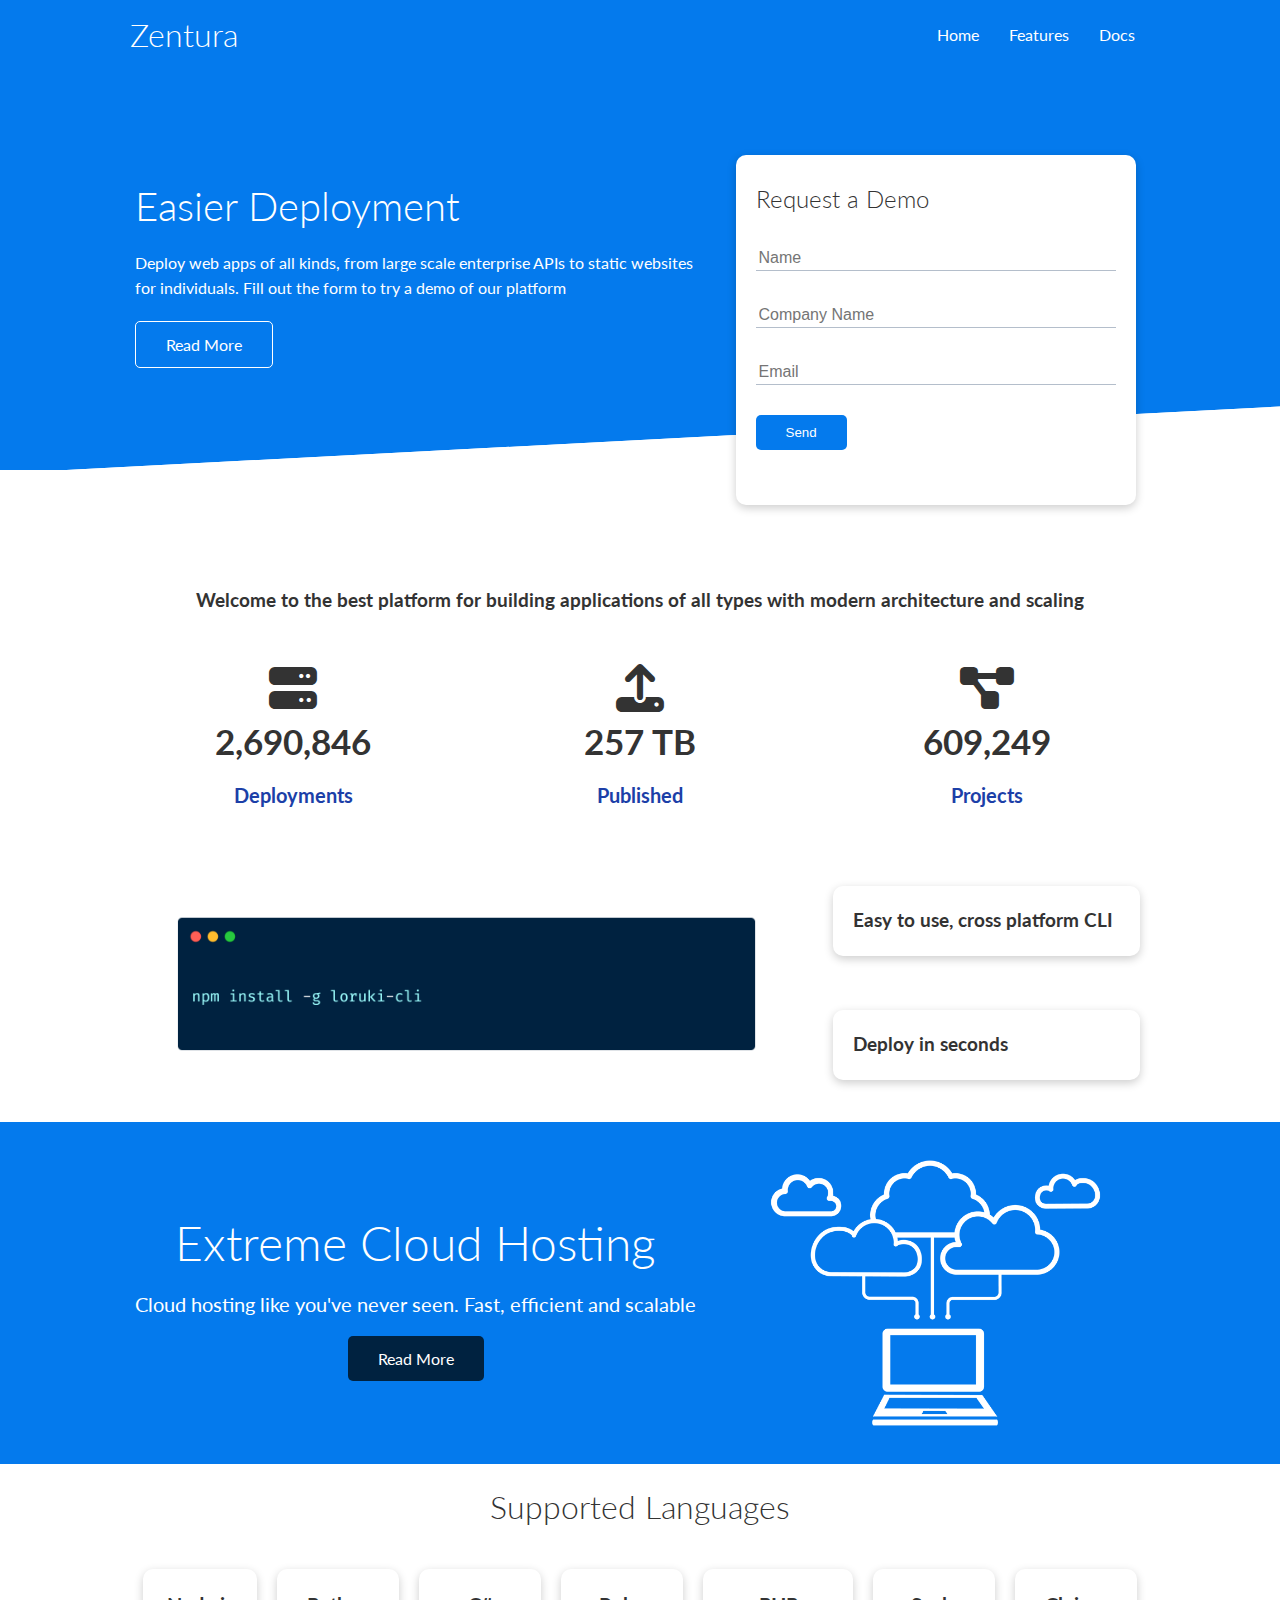
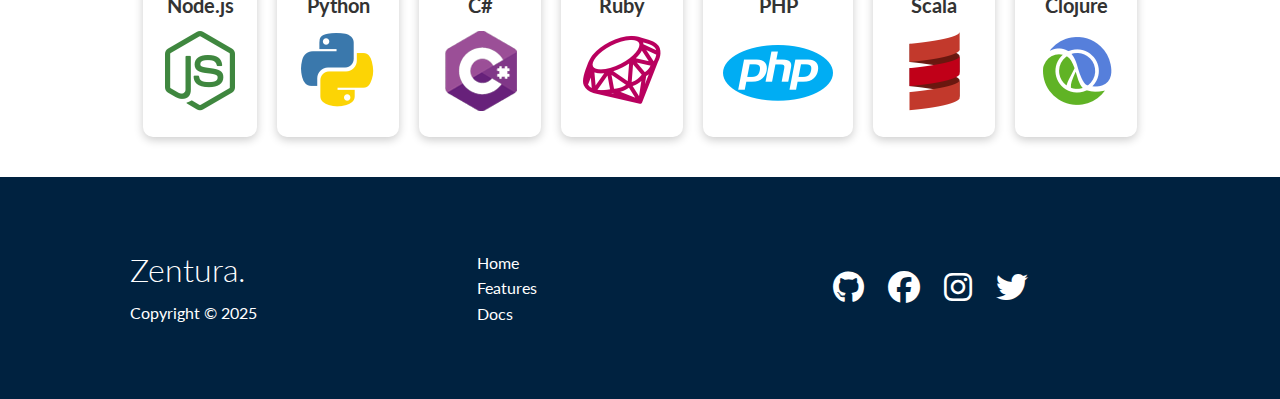
<file: index.html>
<!DOCTYPE html>
<html lang="en">
<head>
    <meta charset="UTF-8">
    <meta name="viewport" content="width=device-width, initial-scale=1.0">
    <link rel="stylesheet" href="./css/style.css">
    <link rel="stylesheet" href="./css/utilities.css">
    <link rel="stylesheet" href="https://cdnjs.cloudflare.com/ajax/libs/font-awesome/6.7.2/css/all.min.css" integrity="sha512-Evv84Mr4kqVGRNSgIGL/F/aIDqQb7xQ2vcrdIwxfjThSH8CSR7PBEakCr51Ck+w+/U6swU2Im1vVX0SVk9ABhg==" crossorigin="anonymous" referrerpolicy="no-referrer" />
    <title>Zentura | Cloud Hosting For Everyone</title>
</head>
<body>

    <!-- NavBar -->

    <div class="navbar">
        <div class="container flex">
            <h1 class="logo">
                Zentura
            </h1>
            <nav>
                <ul>
                    <li><a href="index.html">Home</a></li>
                    <li><a href="features.html">Features</a></li>
                    <li><a href="docs.html">Docs</a></li>
                </ul>
            </nav>
        </div>   
    </div>

    <!-- Showcase -->
    <section class="showcase">
        <div class="container grid">
            <div class="showcase-text">
                <h1>Easier Deployment</h1>
                <p>Deploy web apps of all kinds, from large scale enterprise APIs to static websites for individuals. Fill out the form to try a demo of our platform</p>
                <a href="features.html" class="btn btn-outline">Read More</a>
            </div>

             <div class="showcase-form card">
                    <h2>Request a Demo</h2>
                    <form>
                        <div class="form-control">
                            <input type="text" name="name" placeholder="Name" required>
                        </div>
                        <div class="form-control">
                            <input type="text" name="company" placeholder="Company Name" required>
                        </div>
                        <div class="form-control">
                            <input type="email" name="email" placeholder="Email" required>
                        </div>
                        <input type="submit" value="Send" class="btn btn-primary">
                    </form>
                </div>
        </div>

    </section>

      <!-- Stats -->
    <section class="stats">
        <div class="container">
            <h3 class="stats-heading text-center my-1">
                Welcome to the best platform for building applications of all types with modern architecture and scaling
            </h3>

            <div class="grid grid-3 text-center my-4">
                <div>
                    <i class="fas fa-server fa-3x"></i>
                    <h3 class="counter" data-target="10349405">0</h3>
                    <p class="text-secondary">Deployments</p>
                </div>
                <div>
                    <i class="fas fa-upload fa-3x"></i>
                   <h3 class="counter" data-target="987" data-suffix=" TB">0</h3>
                    <p class="text-secondary">Published</p>
                </div>
                <div>
                    <i class="fas fa-project-diagram fa-3x"></i>
                    <h3 class="counter" data-target="2343265">0</h3>
                    <p class="text-secondary">Projects</p>
                </div>
            </div>
        </div>
    </section>

     <!-- Cli -->
    <section class="cli">
        <div class="container grid">
            <img src="images/cli.png" alt="">
            <div class="card">
                <h3>Easy to use, cross platform CLI</h3>
            </div>
            <div class="card">
                <h3>Deploy in seconds</h3>
            </div>
        </div>
    </section>

    <!-- Cloud -->
    <section class="cloud bg-primary my-2 py-2">
        <div class="container grid">
            <div class="text-center">
                <h2 class="lg">Extreme Cloud Hosting</h2>
                <p class="lead my-1">Cloud hosting like you've never seen. Fast, efficient and scalable</p>
                <a href="features.html" class="btn btn-dark">Read More</a>
            </div>
            <img src="images/cloud.png" alt="">
        </div>
    </section>

        <!-- Languages -->
    <section class="languages">
        <h2 class="md text-center my-2">
            Supported Languages
        </h2>
        <div class="container flex">
            <div class="card">
                <h4>Node.js</h4>
                <img src="images/logos/node.png" alt="">
            </div>
            <div class="card">
                <h4>Python</h4>
                <img src="images/logos/python.png" alt="">
              </div>
              <div class="card">
                <h4>C#</h4>
                <img src="images/logos/csharp.png" alt="">
              </div>
              <div class="card">
                <h4>Ruby</h4>
                <img src="images/logos/ruby.png" alt="">
              </div>
              <div class="card">
                <h4>PHP</h4>
                <img src="images/logos/php.png" alt="">
              </div>
              <div class="card">
                <h4>Scala</h4>
                <img src="images/logos/scala.png" alt="">
              </div>
              <div class="card">
                <h4>Clojure</h4>
                <img src="images/logos/clojure.png" alt="">
              </div>
        </div>
    </section>

    <!-- Footer -->
    <footer class="footer bg-dark py-5">
        <div class="container grid grid-3">
            <div>
                <h1>Zentura.
                </h1>
                <p>Copyright &copy; 2025</p>
            </div>
            <nav>
                <ul>
                    <li><a href="index.html">Home</a></li>
                    <li><a href="features.html">Features</a></li>
                    <li><a href="docs.html">Docs</a></li>
                </ul>
            </nav>
            <div class="social">
                <a href="#"><i class="fab fa-github fa-2x"></i></a>
                <a href="#"><i class="fab fa-facebook fa-2x"></i></a>
                <a href="#"><i class="fab fa-instagram fa-2x"></i></a>
                <a href="#"><i class="fab fa-twitter fa-2x"></i></a>
            </div>
        </div>
    </footer>


   <script>
  const counters = document.querySelectorAll('.counter');

  counters.forEach(counter => {
    const target = +counter.getAttribute('data-target');
    const suffix = counter.getAttribute('data-suffix') || '';
    let count = 0;
    const increment = target / 200;

    const updateCounter = () => {
      count += increment;
      if (count < target) {
        counter.innerText = Math.ceil(count).toLocaleString() + suffix;
        requestAnimationFrame(updateCounter);
      } else {
        counter.innerText = target.toLocaleString() + suffix;
      }
    };

    updateCounter();
  });
</script>


</body>
</html>
</file>
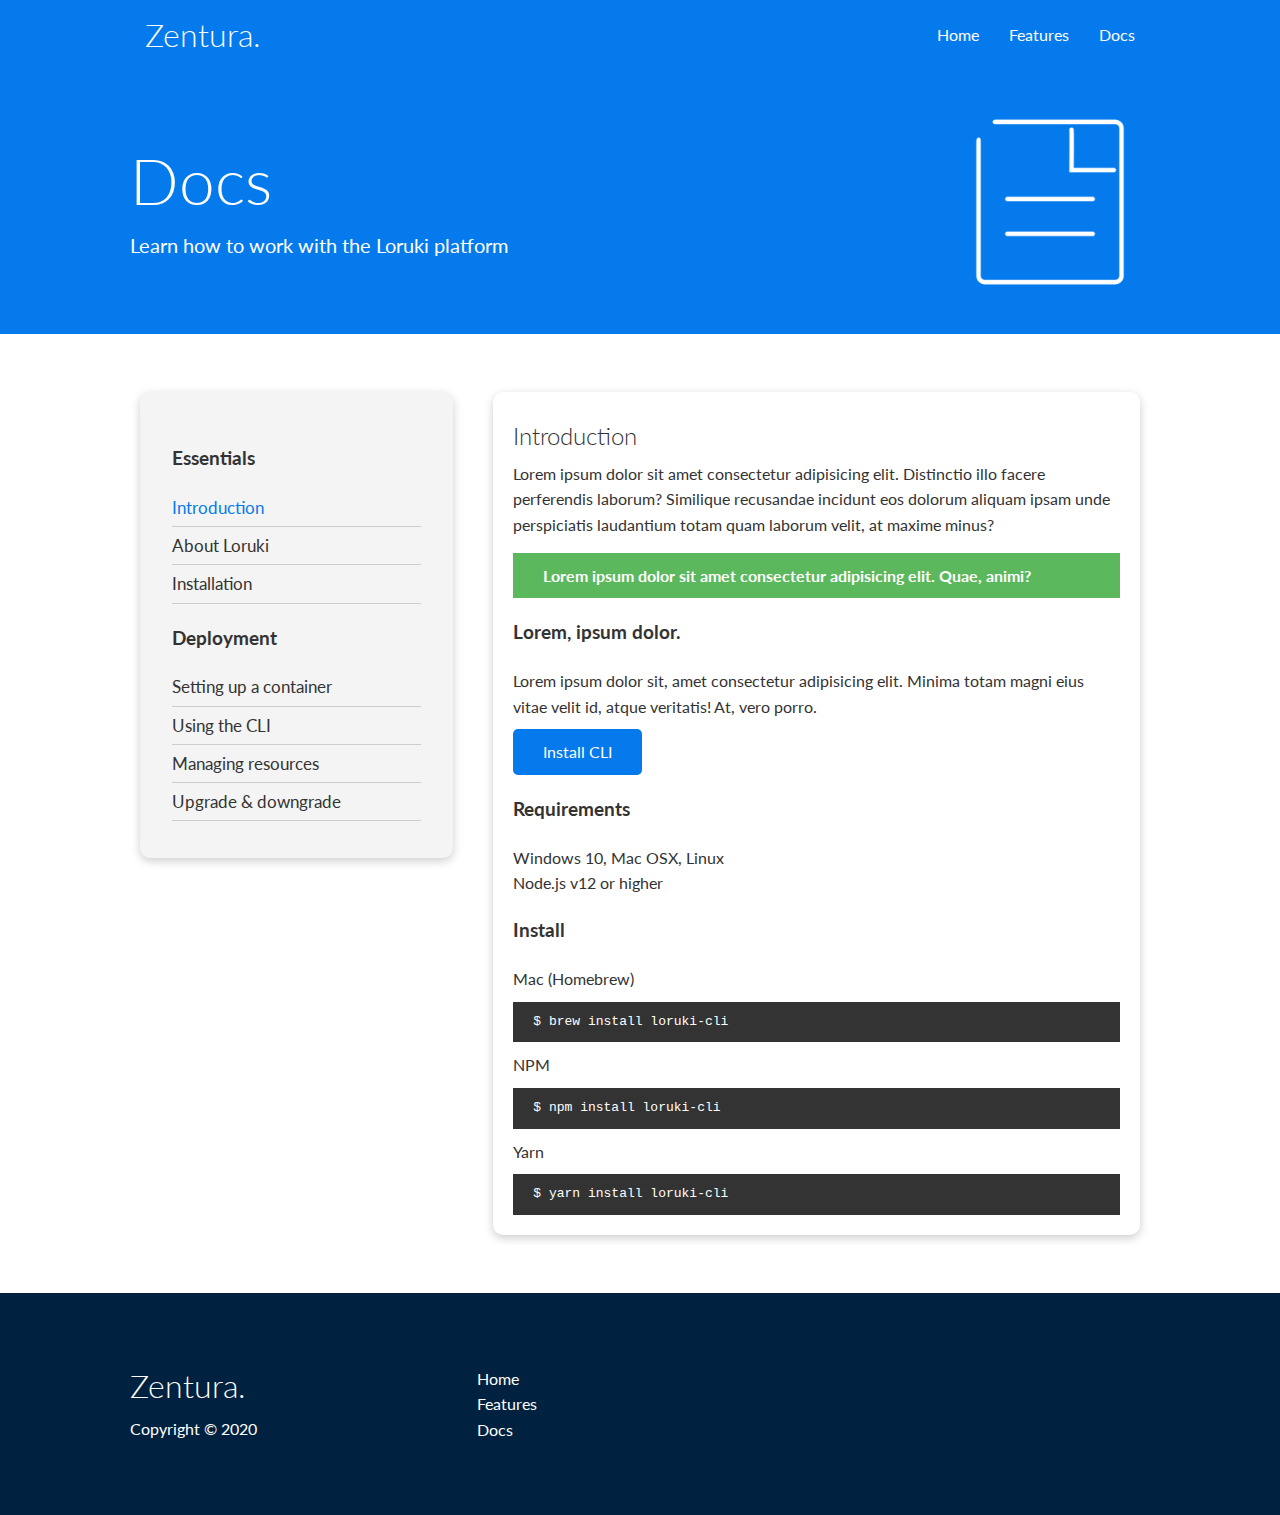
<file: docs.html>
<!DOCTYPE html>
<html lang="en">
<head>
    <meta charset="UTF-8">
    <meta name="viewport" content="width=device-width, initial-scale=1.0">
    <link rel="stylesheet" href="https://cdnjs.cloudflare.com/ajax/libs/font-awesome/5.15.1/css/all.min.css" integrity="sha512-+4zCK9k+qNFUR5X+cKL9EIR+ZOhtIloNl9GIKS57V1MyNsYpYcUrUeQc9vNfzsWfV28IaLL3i96P9sdNyeRssA==" crossorigin="anonymous" />
    <link rel="stylesheet" href="css/utilities.css">
    <link rel="stylesheet" href="css/style.css">
    <title>Zentura | Cloud Hosting For Everyone</title>
</head>
<body>
    <!-- Navbar -->
    <div class="navbar">
        <div class="container flex">
             <h1 class="logo"><a href="index.html">Zentura.</a></h1>
            <nav>
                <ul>
                    <li><a href="index.html">Home</a></li>
                    <li><a href="features.html">Features</a></li>
                    <li><a href="docs.html">Docs</a></li>
                </ul>
            </nav>
        </div>
    </div>

    <!-- Head -->
    <section class="docs-head bg-primary py-3">
        <div class="container grid">
            <div>
                <h1 class="xl">Docs</h1>
                <p class="lead">
                    Learn how to work with the Loruki platform
                </p>
            </div>
            <img src="images/docs.png" alt="">
        </div>
    </section>

    <!-- Docs main -->
    <section class="docs-main my-4">
        <div class="container grid">
            <div class="card bg-light p-3">
                <h3 class="my-2">Essentials</h3>
                <nav>
                    <ul>
                        <li><a class="text-primary" href="#">Introduction</a></li>
                        <li><a href="#">About Loruki</a></li>
                        <li><a href="#">Installation</a></li>
                    </ul>
                </nav>

                <h3 class="my-2">Deployment</h3>
                <nav>
                    <ul>
                        <li><a href="#">Setting up a container</a></li>
							<li><a href="#">Using the CLI</a></li>
							<li><a href="#">Managing resources</a></li>
							<li><a href="#">Upgrade & downgrade</a></li>
                    </ul>
                </nav>
            </div>
            <div class="card">
                <h2>Introduction</h2>
                <p>Lorem ipsum dolor sit amet consectetur adipisicing elit. Distinctio illo facere perferendis laborum? Similique recusandae incidunt eos dolorum aliquam ipsam unde perspiciatis laudantium totam quam laborum velit, at maxime minus?</p>

                <div class="alert alert-success">
                    <i class="fas fa-info"></i> Lorem ipsum dolor sit amet consectetur adipisicing elit. Quae, animi?
                </div>

                <h3>Lorem, ipsum dolor.</h3>
                <p>Lorem ipsum dolor sit, amet consectetur adipisicing elit. Minima totam magni eius vitae velit id, atque veritatis! At, vero porro.</p>
                <a href="#" class="btn btn-primary">Install CLI</a>

                <h3>Requirements</h3>
                <ul>
                    <li>Windows 10, Mac OSX, Linux</li>
                    <li>Node.js v12 or higher</li>
                </ul>

                <h3>Install</h3>
                <p>Mac (Homebrew)</p>
                <pre><code>$ brew install loruki-cli</code></pre>
                <p>NPM</p>
                <pre><code>$ npm install loruki-cli</code></pre>
                <p>Yarn</p>
                <pre><code>$ yarn install loruki-cli</code></pre>

            </div>
        </div>
    </section>
    
    <!-- Footer -->
    <footer class="footer bg-dark py-5">
        <div class="container grid grid-3">
            <div>
                <h1>Zentura.
                </h1>
                <p>Copyright &copy; 2020</p>
            </div>
            <nav>
                <ul>
                    <li><a href="index.html">Home</a></li>
                    <li><a href="features.html">Features</a></li>
                    <li><a href="docs.html">Docs</a></li>
                </ul>
            </nav>
            <div class="social">
                <a href="#"><i class="fab fa-github fa-2x"></i></a>
                <a href="#"><i class="fab fa-facebook fa-2x"></i></a>
                <a href="#"><i class="fab fa-instagram fa-2x"></i></a>
                <a href="#"><i class="fab fa-twitter fa-2x"></i></a>
            </div>
        </div>
    </footer>
</body>
</html>
</file>
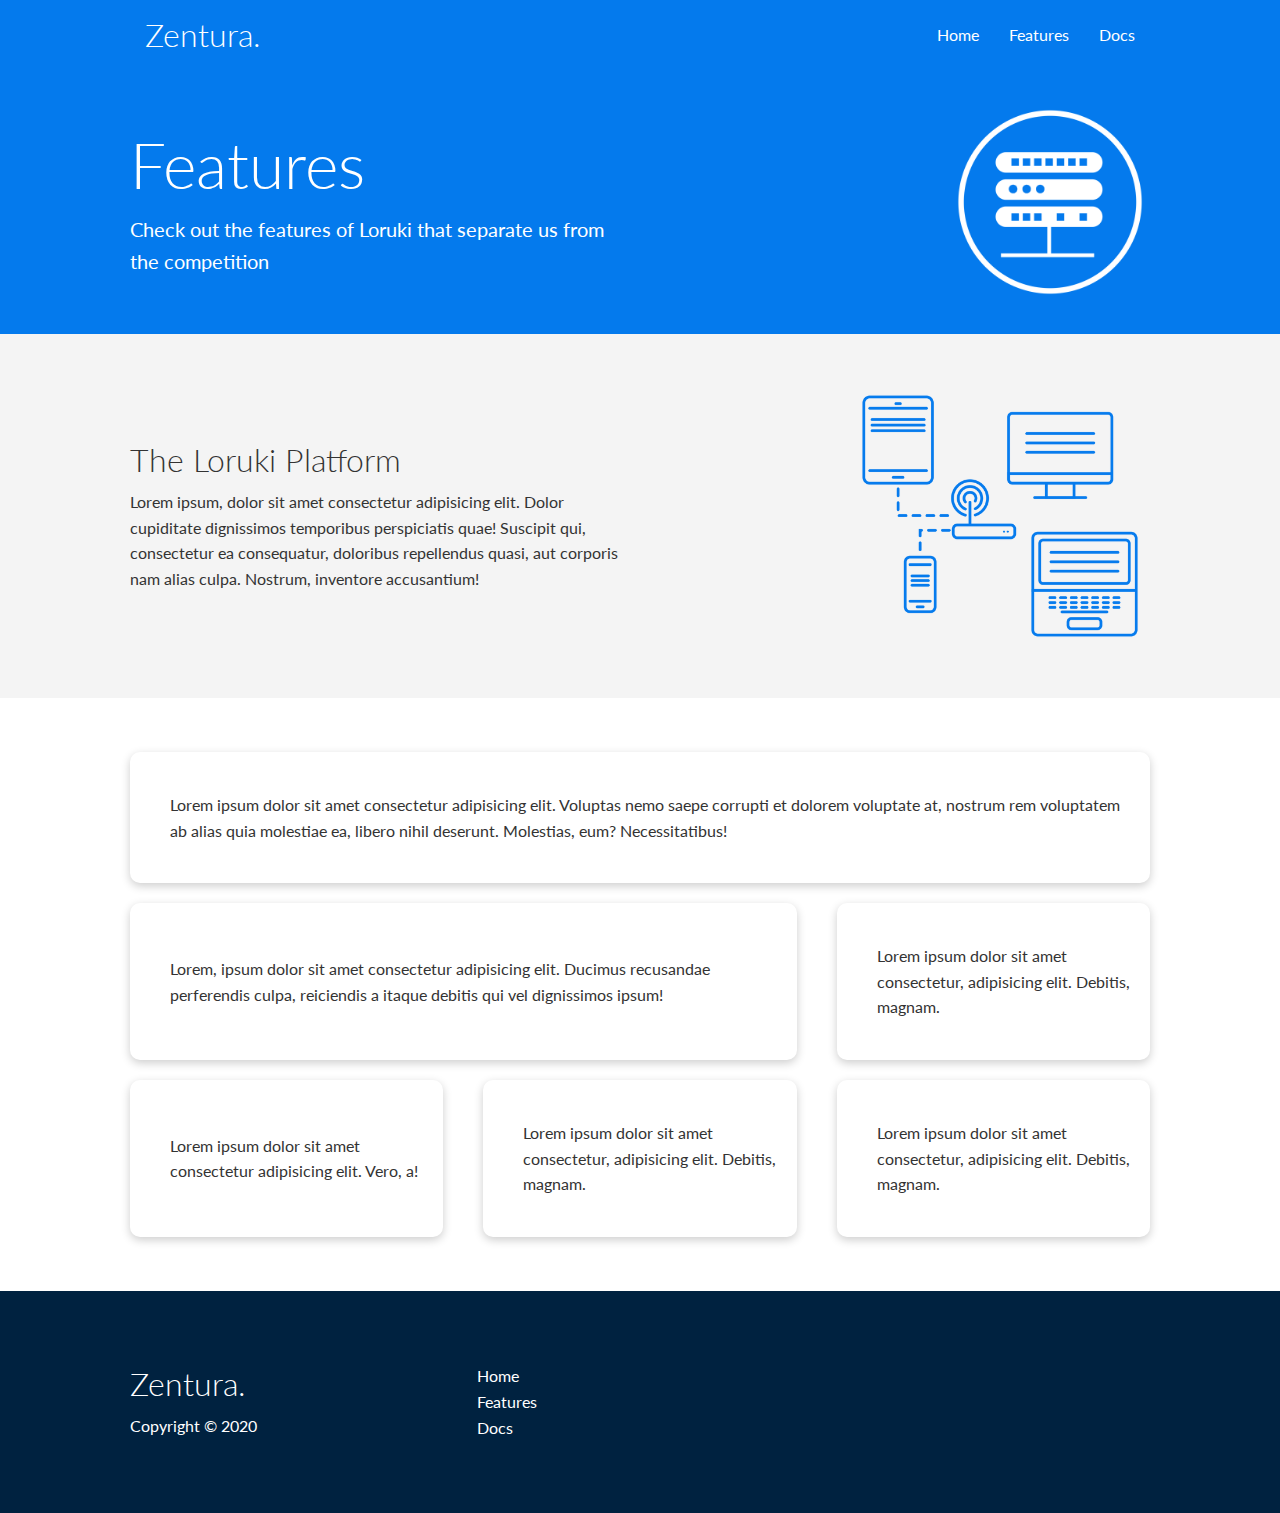
<file: features.html>
<!DOCTYPE html>
<html lang="en">
<head>
    <meta charset="UTF-8">
    <meta name="viewport" content="width=device-width, initial-scale=1.0">
    <link rel="stylesheet" href="https://cdnjs.cloudflare.com/ajax/libs/font-awesome/5.15.1/css/all.min.css" integrity="sha512-+4zCK9k+qNFUR5X+cKL9EIR+ZOhtIloNl9GIKS57V1MyNsYpYcUrUeQc9vNfzsWfV28IaLL3i96P9sdNyeRssA==" crossorigin="anonymous" />
    <link rel="stylesheet" href="css/utilities.css">
    <link rel="stylesheet" href="css/style.css">
    <title>Zentura | Cloud Hosting For Everyone</title>
</head>
<body>
    <!-- Navbar -->
    <div class="navbar">
        <div class="container flex">
             <h1 class="logo"><a href="index.html">Zentura.</a></h1>
            <nav>
                <ul>
                    <li><a href="index.html">Home</a></li>
                    <li><a href="features.html">Features</a></li>
                    <li><a href="docs.html">Docs</a></li>
                </ul>
            </nav>
        </div>
    </div>

    <!-- Head -->
    <section class="features-head bg-primary py-3">
        <div class="container grid">
            <div>
                <h1 class="xl">Features</h1>
                <p class="lead">
                    Check out the features of Loruki that separate us from the
						competition
                </p>
            </div>
            <img src="images/server.png" alt="">
        </div>
    </section>

    <!-- Sub head -->
    <section class="features-sub-head bg-light py-3">
        <div class="container grid">
            <div>
                <h1 class="md">The Loruki Platform</h1>
                <p>
                    Lorem ipsum, dolor sit amet consectetur adipisicing elit. Dolor cupiditate dignissimos temporibus perspiciatis quae! Suscipit qui, consectetur ea consequatur, doloribus repellendus quasi, aut corporis nam alias culpa. Nostrum, inventore accusantium!
                </p>
            </div>
            <img src="images/server2.png" alt="">
        </div>
    </section>

    <section class="features-main my-2">
        <div class="container grid grid-3">
            <div class="card flex">
                <i class="fas fa-server fa-3x"></i>
                <p>Lorem ipsum dolor sit amet consectetur adipisicing elit. Voluptas nemo saepe corrupti et dolorem voluptate at, nostrum rem voluptatem ab alias quia molestiae ea, libero nihil deserunt. Molestias, eum? Necessitatibus!</p>
            </div>
            <div class="card flex">
                <i class="fas fa-network-wired fa-3x"></i>
                <p>
                    Lorem, ipsum dolor sit amet consectetur adipisicing elit. Ducimus
                    recusandae perferendis culpa, reiciendis a itaque debitis qui vel
                    dignissimos ipsum!
                </p>
            </div>
            <div class="card flex">
                <i class="fas fa-laptop-code fa-3x"></i>
                <p>
                    Lorem ipsum dolor sit amet consectetur, adipisicing elit. Debitis,
                    magnam.
                </p>
            </div>
            <div class="card flex">
                <i class="fas fa-database fa-3x"></i>
                <p>
                    Lorem ipsum dolor sit amet consectetur adipisicing elit. Vero, a!
                </p>
            </div>
            <div class="card flex">
                <i class="fas fa-power-off fa-3x"></i>
                <p>
                    Lorem ipsum dolor sit amet consectetur, adipisicing elit. Debitis,
                    magnam.
                </p>
            </div>
            <div class="card flex">
                <i class="fas fa-upload fa-3x"></i>
                <p>
                    Lorem ipsum dolor sit amet consectetur, adipisicing elit. Debitis,
                    magnam.
                </p>
            </div>
        </div>
    </section>

    <!-- Footer -->
    <footer class="footer bg-dark py-5">
        <div class="container grid grid-3">
            <div>
                <h1>Zentura.
                </h1>
                <p>Copyright &copy; 2020</p>
            </div>
            <nav>
                <ul>
                    <li><a href="index.html">Home</a></li>
                    <li><a href="features.html">Features</a></li>
                    <li><a href="docs.html">Docs</a></li>
                </ul>
            </nav>
            <div class="social">
                <a href="#"><i class="fab fa-github fa-2x"></i></a>
                <a href="#"><i class="fab fa-facebook fa-2x"></i></a>
                <a href="#"><i class="fab fa-instagram fa-2x"></i></a>
                <a href="#"><i class="fab fa-twitter fa-2x"></i></a>
            </div>
        </div>
    </footer>
</body>
</html>
</file>
<file: css/style.css>
@import url('https://fonts.googleapis.com/css2?family=Lato:wght@300&display=swap');

:root {
  --primary-color: #047aed;
  --secondary-color: #1c3fa8;
  --dark-color: #002240;
  --light-color: #f4f4f4;
  --success-color: #5cb85c;
  --error-color: #d9534f;
}

* {
  box-sizing: border-box;
  padding: 0;
  margin: 0;
}

body {
  font-family: 'Lato', sans-serif;
  color: #333;
  line-height: 1.6;
}

ul {
  list-style-type: none;
}

a {
  text-decoration: none;
  color: #333;
}
h1,
h2 {
  font-weight: 300;
  line-height: 1.2;
  margin: 10px 0;
}

p {
  margin: 10px 0;
}

img {
  width: 100%;
}

code,
pre {
  background: #333;
  color: #fff;
  padding: 10px;
}

.hidden {
  visibility: hidden;
  height: 0;
}

/* Navbar */
.navbar {
  background-color: var(--primary-color);
  color: #fff;
  height: 70px;
}

.navbar ul {
  display: flex;
}

.navbar a {
  color: #fff;
  padding: 10px;
  margin: 0 5px;
}

.navbar ul a:hover {
  border-bottom: 2px #fff solid;
}

.navbar .flex {
  justify-content: space-between;
}

/* Showcase */
.showcase {
  height: 400px;
  background-color: var(--primary-color);
  color: #fff;
  position: relative;
}

.showcase h1 {
  font-size: 40px;
}

.showcase p {
  margin: 20px 0;
}

.showcase .grid {
  overflow: visible;
  grid-template-columns: 55% auto;
  gap: 30px;
}

.showcase-text {
  animation: slideInFromLeft 1s ease-in;
}

.showcase-form {
  position: relative;
  top: 60px;
  height: 350px;
  width: 400px;
  padding: 40px;
  z-index: 100;
  justify-self: flex-end;
  animation: slideInFromRight 1s ease-in;
}

.showcase-form .form-control {
  margin: 30px 0;
}

.showcase-form input[type='text'],
.showcase-form input[type='email'] {
  border: 0;
  border-bottom: 1px solid #b4becb;
  width: 100%;
  padding: 3px;
  font-size: 16px;
}

.showcase-form input:focus {
  outline: none;
}

.showcase::before,
.showcase::after {
  content: '';
  position: absolute;
  height: 100px;
  bottom: -70px;
  right: 0;
  left: 0;
  background: #fff;
  transform: skewY(-3deg);
  -webkit-transform: skewY(-3deg);
  -moz-transform: skewY(-3deg);
  -ms-transform: skewY(-3deg);
}

/* Stats */
.stats {
  padding-top: 100px;
  animation: slideInFromBottom 1s ease-in;
}

.stats-heading {
  /* max-width: 500px; */
  margin: auto;
}

.stats .grid h3 {
  font-size: 35px;
}

.stats .grid p {
  font-size: 20px;
  font-weight: bold;
}

/* Cli */
.cli .grid {
  grid-template-columns: repeat(3, 1fr);
  grid-template-rows: repeat(2, 1fr);
}

.cli .grid > *:first-child {
  grid-column: 1 / span 2;
  grid-row: 1 / span 2;
}

/* Cloud */
.cloud .grid {
  grid-template-columns: 4fr 3fr;
}

/* Languages */

.languages .flex {
  flex-wrap: wrap;
}

.languages .card {
  text-align: center;
  margin: 18px 10px 40px;
  transition: transform 0.2s ease-in;
}

.languages .card h4 {
  font-size: 20px;
  margin-bottom: 10px;
}

.languages .card:hover {
  transform: translateY(-15px);
}

/* Features */
.features-head img,
.docs-head img {
  width: 200px;
  justify-self: flex-end;
}

.features-sub-head img {
  width: 300px;
  justify-self: flex-end;
}

.features-main .card > i {
  margin-right: 20px;
}

.features-main .grid {
  padding: 30px;
}

.features-main .grid > *:first-child {
  grid-column: 1 / span 3;
}

.features-main .grid > *:nth-child(2) {
  grid-column: 1 / span 2;
}

/* Docs */
.docs-main h3 {
  margin: 20px 0;
}

.docs-main .grid {
  grid-template-columns: 1fr 2fr;
  align-items: flex-start;
}

.docs-main nav li {
  font-size: 17px;
  padding-bottom: 5px;
  margin-bottom: 5px;
  border-bottom: 1px #ccc solid;
}

.docs-main a:hover {
  font-weight: bold;
}

/* Footer */
.footer .social a {
  margin: 0 10px;
}

.fa-github:hover {
  color: #000000;
}

.fa-facebook:hover {
  color: #1773EA;
}

.fa-instagram:hover {
  color: #B32E87;
}

.fa-twitter:hover {
  color: #1C9CEA;
}

/* Animations */
@keyframes slideInFromLeft {
  0% {
    transform: translateX(-100%);
  }

  100% {
    transform: translateX(0);
  }
}

@keyframes slideInFromRight {
  0% {
    transform: translateX(100%);
  }

  100% {
    transform: translateX(0);
  }
}

@keyframes slideInFromTop {
  0% {
    transform: translateY(-100%);
  }

  100% {
    transform: translateX(0);
  }
}

@keyframes slideInFromBottom {
  0% {
    transform: translateY(100%);
  }

  100% {
    transform: translateX(0);
  }
}
@media (max-width: 1000px){

  .showcase-form{
    width: 340px;
  }
}

/* Tablets and under */
@media (max-width: 768px) {
  .grid,
  .showcase .grid,
  .stats .grid,
  .cli .grid,
  .cloud .grid,
  .features-main .grid,
  .docs-main .grid {
    grid-template-columns: 1fr;
    grid-template-rows: 1fr;
  }

  .showcase {
    height: auto;
  }

  .showcase-text {
    text-align: center;
    margin-top: 40px;
    animation: slideInFromTop 1s ease-in;
  }

  .showcase-form {
    justify-self: center;
    margin: auto;
    animation: slideInFromBottom 1s ease-in;
  }

  .cli .grid > *:first-child {
    grid-column: 1;
    grid-row: 1;
  }

  .features-head,
  .features-sub-head,
  .docs-head {
    text-align: center;
  }

  .features-head img,
  .features-sub-head img,
  .docs-head img {
    justify-self: center;
  }

  .features-main .grid > *:first-child,
  .features-main .grid > *:nth-child(2) {
    grid-column: 1;
  }
}




/* Mobile */
@media (max-width: 500px) {
  .navbar {
    height: 110px;
  }

  .navbar .flex {
    flex-direction: column;
  }

  .navbar ul {
    padding: 10px;
    background-color: rgba(0, 0, 0, 0.1);
  }
  
  .showcase-form {
    width: 300px;
  }

}
</file>
<file: css/utilities.css>
.container {
  max-width: 1100px;
  margin: 0 auto;
  overflow: auto;
  padding: 0 40px;
}

.card {
  background-color: #fff;
  color: #333;
  border-radius: 10px;
  box-shadow: 0 3px 10px rgba(0, 0, 0, 0.2);
  padding: 20px;
  margin: 10px;
}

.btn {
  display: inline-block;
  padding: 10px 30px;
  cursor: pointer;
  background: var(--primary-color);
  color: #fff;
  border: none;
  border-radius: 5px;
}

.btn-outline {
  background-color: transparent;
  border: 1px #fff solid;
}

.btn:hover {
  transform: scale(0.98);
}

/* Backgrounds & colored buttons */
.bg-primary,
.btn-primary {
  background-color: var(--primary-color);
  color: #fff;
}

.bg-secondary,
.btn-secondary {
  background-color: var(--secondary-color);
  color: #fff;
}

.bg-dark,
.btn-dark {
  background-color: var(--dark-color);
  color: #fff;
}

.bg-light,
.btn-light {
  background-color: var(--light-color);
  color: #333;
}

.bg-primary a,
.btn-primary a,
.bg-secondary a,
.btn-secondary a,
.bg-dark a,
.btn-dark a {
  color: #fff;
}

/* Text colors */
.text-primary {
  color: var(--primary-color);
}

.text-secondary {
  color: var(--secondary-color);
}

.text-dark {
  color: var(--dark-color);
}

.text-light {
  color: var(--light-color);
}

/* Text sizes */
.lead {
  font-size: 20px;
}

.sm {
  font-size: 1rem;
}

.md {
  font-size: 2rem;
}

.lg {
  font-size: 3rem;
}

.xl {
  font-size: 4rem;
}

.text-center {
  text-align: center;
}

/* Alert */
.alert {
  background-color: var(--light-color);
  padding: 10px 20px;
  font-weight: bold;
  margin: 15px 0;
}

.alert i {
  margin-right: 10px;
}

.alert-success {
  background-color: var(--success-color);
  color: #fff;
}

.alert-error {
  background-color: var(--error-color);
  color: #fff;
}

.flex {
  display: flex;
  justify-content: center;
  align-items: center;
  height: 100%;
}

.grid {
  display: grid;
  grid-template-columns: repeat(2, 1fr);
  gap: 20px;
  justify-content: center;
  align-items: center;
  height: 100%;
}

.grid-3 {
  grid-template-columns: repeat(3, 1fr);
}

/* Margin */
.my-1 {
  margin: 1rem 0;
}

.my-2 {
  margin: 1.5rem 0;
}

.my-3 {
  margin: 2rem 0;
}

.my-4 {
  margin: 3rem 0;
}

.my-5 {
  margin: 4rem 0;
}

.m-1 {
  margin: 1rem;
}

.m-2 {
  margin: 1.5rem;
}

.m-3 {
  margin: 2rem;
}

.m-4 {
  margin: 3rem;
}

.m-5 {
  margin: 4rem;
}

/* Padding */
.py-1 {
  padding: 1rem 0;
}

.py-2 {
  padding: 1.5rem 0;
}

.py-3 {
  padding: 2rem 0;
}

.py-4 {
  padding: 3rem 0;
}

.py-5 {
  padding: 4rem 0;
}

.p-1 {
  padding: 1rem;
}

.p-2 {
  padding: 1.5rem;
}

.p-3 {
  padding: 2rem;
}

.p-4 {
  padding: 3rem;
}

.p-5 {
  padding: 4rem;
}
</file>
